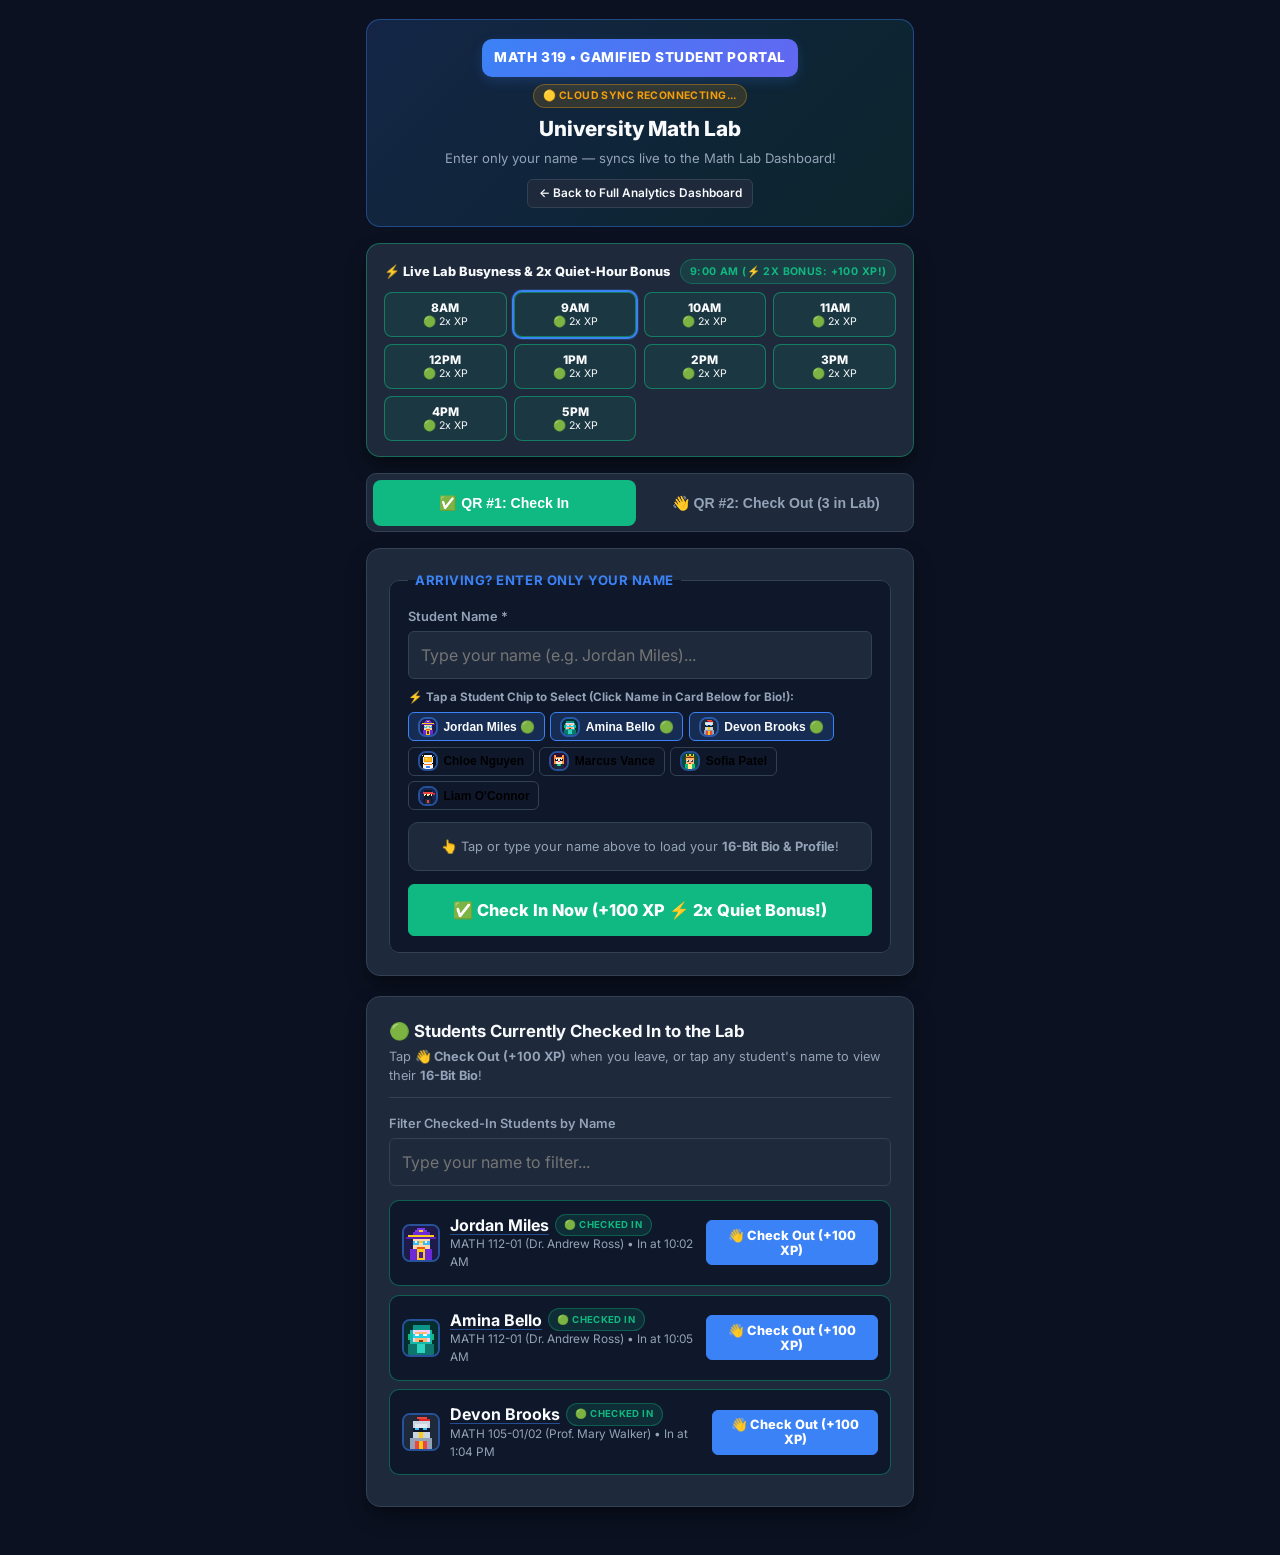
<file: checkin.html>
<!DOCTYPE html>
<html lang="en">
<head>
  <meta charset="UTF-8" />
  <meta name="viewport" content="width=device-width, initial-scale=1.0" />
  <title>Math Lab Student Check-In &amp; Check-Out — MATH 319</title>
  <link rel="preconnect" href="https://fonts.googleapis.com">
  <link rel="preconnect" href="https://fonts.gstatic.com" crossorigin>
  <link href="https://fonts.googleapis.com/css2?family=Inter:wght@400;500;600;700;800&family=JetBrains+Mono:wght@500;600;700&display=swap" rel="stylesheet">
  <link rel="stylesheet" href="styles.css" />
  <style>
    .mobile-shell {
      max-width: 580px;
      margin: 1.2rem auto 3rem;
      padding: 0 1rem;
    }
    .mobile-header-card {
      background: linear-gradient(135deg, rgba(59, 130, 246, 0.18), rgba(16, 185, 129, 0.12));
      border: 1px solid rgba(59, 130, 246, 0.4);
      border-radius: var(--radius-lg);
      padding: 1.15rem;
      margin-bottom: 1rem;
      text-align: center;
    }
    .mobile-header-card h1 {
      font-size: 1.3rem;
      font-weight: 800;
      margin: 0.35rem 0 0.25rem;
    }
    .mobile-header-card p {
      font-size: 0.82rem;
      color: var(--text-secondary);
      margin: 0;
    }
    .mode-switch-bar {
      display: grid;
      grid-template-columns: 1fr 1fr;
      gap: 0.5rem;
      margin-bottom: 1rem;
      background: var(--bg-card);
      padding: 0.35rem;
      border-radius: var(--radius-md);
      border: 1px solid var(--border-color);
    }
    .mode-btn {
      min-height: 46px;
      border-radius: 8px;
      border: 1px solid transparent;
      background: transparent;
      color: var(--text-secondary);
      font-weight: 700;
      font-size: 0.88rem;
      cursor: pointer;
      transition: all 0.15s ease;
    }
    .mode-btn.active-in {
      background: var(--accent-emerald);
      color: #fff;
    }
    .mode-btn.active-out {
      background: var(--accent-primary);
      color: #fff;
    }
    .xp-bar-track {
      width: 100%;
      height: 8px;
      background: rgba(148, 163, 184, 0.2);
      border-radius: 99px;
      overflow: hidden;
      margin-top: 0.35rem;
    }
    .xp-bar-fill {
      height: 100%;
      background: linear-gradient(90deg, #10b981, #3b82f6);
      border-radius: 99px;
      transition: width 0.25s ease;
    }
    .checked-in-success-banner {
      background: rgba(16, 185, 129, 0.14);
      border: 2px solid var(--accent-emerald);
      border-radius: var(--radius-md);
      padding: 1rem 1.1rem;
      margin-bottom: 1rem;
      display: none;
    }
    .checked-in-success-banner.visible {
      display: block;
    }
  </style>
</head>
<body>
  <main class="mobile-shell">
    <div class="mobile-header-card">
      <div style="display:flex;align-items:center;justify-content:center;gap:0.45rem;flex-wrap:wrap;">
        <span class="brand-badge" id="m-mode-badge">MATH 319 &bull; GAMIFIED STUDENT PORTAL</span>
        <span class="badge badge-emerald" id="m-live-sync-indicator" style="font-size:0.65rem;">🟢 Live Cloud Sync Active</span>
      </div>
      <h1 id="m-page-title">University Math Lab</h1>
      <p id="m-page-subtitle">Enter only your name — syncs live to the Math Lab Dashboard!</p>
      <div style="margin-top:0.65rem;">
        <a href="index.html" class="btn" style="text-decoration:none;font-size:0.74rem;padding:0.28rem 0.65rem;">
          &larr; Back to Full Analytics Dashboard
        </a>
      </div>
    </div>

    <!-- LIVE CHECKED-IN CONFIRMATION BANNER ON MOBILE -->
    <div id="m-checked-in-banner" class="checked-in-success-banner" role="status" aria-live="polite"></div>

    <!-- IDEA #1: 2x DOUBLE XP QUIET-HOUR FORECAST BAR -->
    <div class="card" style="padding:0.95rem 1.05rem;margin-bottom:1rem;border-color:rgba(16,185,129,0.45);">
      <div style="display:flex;align-items:center;justify-content:space-between;flex-wrap:wrap;gap:0.4rem;margin-bottom:0.5rem;">
        <div style="font-size:0.8rem;font-weight:800;color:var(--text-primary);">
          ⚡ Live Lab Busyness &amp; 2x Quiet-Hour Bonus
        </div>
        <span class="badge badge-emerald" id="m-active-hr-badge" style="font-size:0.66rem;">9:00 AM (+100 XP 2x!)</span>
      </div>
      <div class="busyness-bar-grid" id="m-busyness-grid" style="grid-template-columns:repeat(4,1fr);"></div>
    </div>

    <!-- Mode Switcher (Auto-selected based on QR #1 ?mode=in or QR #2 ?mode=out) -->
    <div class="mode-switch-bar" role="tablist">
      <button type="button" class="mode-btn active-in" id="btn-mode-in">
        ✅ QR #1: Check In
      </button>
      <button type="button" class="mode-btn" id="btn-mode-out">
        👋 QR #2: Check Out (<span id="m-active-count-pill">3</span> in Lab)
      </button>
    </div>

    <!-- SCREEN 1: 1-STEP NAME-ONLY CHECK-IN CARD (QR Code #1 ?mode=in) -->
    <div class="card" id="card-mode-in">
      <form id="mobile-checkin-form" action="checkin.html" method="POST" novalidate>
        <fieldset class="kiosk-fieldset">
          <legend>Arriving? Enter Only Your Name</legend>

          <div class="kiosk-form-group" style="margin-block-end:0.65rem;">
            <label for="m-student-name">Student Name *</label>
            <input
              type="text"
              id="m-student-name"
              name="student_name"
              list="m-profile-datalist"
              class="kiosk-input"
              placeholder="Type your name (e.g. Jordan Miles)..."
              required
              autocomplete="name"
              enterkeyhint="done"
              aria-describedby="m-name-error"
            />
            <datalist id="m-profile-datalist"></datalist>
            <div id="m-name-error" class="error-msg" aria-live="polite">
              <span aria-hidden="true">❌</span> Please enter your student name.
            </div>
          </div>

          <div style="margin-bottom:0.75rem;">
            <div style="font-size:0.73rem;font-weight:700;color:var(--text-secondary);margin-bottom:0.35rem;">
              ⚡ Tap a Student Chip to Select (Click Name in Card Below for Bio!):
            </div>
            <div id="m-quick-profile-chips" style="display:flex;flex-wrap:wrap;gap:0.35rem;"></div>
          </div>

          <!-- Gamified Student Profile Preview Card -->
          <div id="m-profile-preview" style="margin-bottom:0.85rem;padding:0.85rem;border-radius:10px;background:var(--bg-card);border:1px solid var(--border-color);"></div>

          <button type="submit" id="m-submit-checkin-btn" class="btn btn-emerald" style="width:100%;justify-content:center;min-height:52px;font-size:1.02rem;font-weight:800;">
            ✅ Check In Now (+100 XP ⚡ 2x Quiet Bonus!)
          </button>
        </fieldset>
      </form>
    </div>

    <!-- ALWAYS-VISIBLE LIVE BOARD OF STUDENTS CURRENTLY CHECKED IN -->
    <div class="card" id="card-mode-out">
      <div class="card-header">
        <div class="card-title-group">
          <h2>🟢 Students Currently Checked In to the Lab</h2>
          <p>Tap <strong>👋 Check Out (+100 XP)</strong> when you leave, or tap any student's name to view their <strong>16-Bit Bio</strong>!</p>
        </div>
      </div>
      <div class="kiosk-form-group" style="margin-bottom:0.85rem;">
        <label for="m-checkout-search">Filter Checked-In Students by Name</label>
        <input type="text" id="m-checkout-search" name="checkout_search" class="kiosk-input" placeholder="Type your name to filter..." autocomplete="name" />
      </div>
      <div id="m-active-list"></div>
    </div>
  </main>

  <!-- ON-SCREEN STUDENT BIO POP-UP MODAL (<dialog closedby="any">) -->
  <dialog id="m-bio-dialog" class="bio-modal" closedby="any" aria-labelledby="m-bio-dialog-title">
    <div class="bio-modal-inner">
      <div style="display:flex;align-items:flex-start;justify-content:space-between;gap:1rem;margin-bottom:1rem;padding-bottom:0.85rem;border-bottom:1px solid var(--border-color);">
        <div style="display:flex;align-items:center;gap:0.9rem;">
          <div id="m-bio-avatar-preview"></div>
          <div>
            <span class="badge badge-blue" id="m-bio-level-badge">Level 1</span>
            <h2 id="m-bio-dialog-title" style="font-size:1.25rem;font-weight:800;margin:0.25rem 0 0.1rem;">Student Bio</h2>
            <div id="m-bio-subtitle" style="font-size:0.78rem;color:var(--text-secondary);"></div>
          </div>
        </div>
        <form method="dialog">
          <button type="submit" class="btn" value="close" style="padding:0.28rem 0.6rem;">✕ Close</button>
        </form>
      </div>

      <form id="m-bio-form" action="checkin.html" method="POST">
        <input type="hidden" id="m-bio-idx" value="-1" />
        <div style="margin-bottom:0.9rem;">
          <div style="display:flex;align-items:center;justify-content:space-between;flex-wrap:wrap;gap:0.4rem;">
            <label style="font-size:0.78rem;font-weight:700;color:var(--text-secondary);">🕹️ 16-Bit Cartoon Avatar:</label>
            <label class="btn" style="cursor:pointer;font-size:0.72rem;padding:0.2rem 0.55rem;">
              📷 Upload Image
              <input type="file" id="m-bio-custom-file" accept="image/*" style="display:none;" />
            </label>
          </div>
          <div class="avatar-picker-grid" id="m-bio-avatar-grid"></div>
        </div>

        <div style="display:grid;grid-template-columns:1fr 1fr;gap:0.65rem;margin-bottom:0.65rem;">
          <div>
            <label for="m-bio-first" style="display:block;font-size:0.76rem;font-weight:700;color:var(--text-secondary);margin-bottom:0.2rem;">First Name *</label>
            <input type="text" id="m-bio-first" class="text-input" required style="width:100%;font-weight:700;" />
          </div>
          <div>
            <label for="m-bio-last" style="display:block;font-size:0.76rem;font-weight:700;color:var(--text-secondary);margin-bottom:0.2rem;">Last Name *</label>
            <input type="text" id="m-bio-last" class="text-input" required style="width:100%;font-weight:700;" />
          </div>
        </div>

        <div style="margin-bottom:0.65rem;">
          <label for="m-bio-major" style="display:block;font-size:0.76rem;font-weight:700;color:var(--text-secondary);margin-bottom:0.2rem;">Major</label>
          <input type="text" id="m-bio-major" class="text-input" style="width:100%;" />
        </div>

        <div style="margin-bottom:0.9rem;">
          <label for="m-bio-hobbies" style="display:block;font-size:0.76rem;font-weight:700;color:var(--text-secondary);margin-bottom:0.2rem;">Hobbies</label>
          <textarea id="m-bio-hobbies" class="text-input" rows="2" style="width:100%;"></textarea>
        </div>

        <div style="display:flex;align-items:center;justify-content:space-between;gap:0.5rem;padding-top:0.75rem;border-top:1px solid var(--border-color);">
          <button type="button" id="m-bio-delete-btn" class="btn" style="color:var(--accent-rose);border-color:rgba(244,63,94,0.4);">
            🗑️ Delete Profile Permanently
          </button>
          <button type="submit" class="btn btn-emerald" style="font-weight:800;">
            💾 Save Bio
          </button>
        </div>
      </form>
    </div>
  </dialog>

  <div id="toast" class="toast-notification">Checked in!</div>

  <script src="data.js"></script>
  <script>
    (function () {
      const STORAGE_KEY = "MATH319_LAB_DASHBOARD_STATE_V2_ERLANG";
      const LAST_STUDENT_KEY = "MATH319_REMEMBERED_STUDENT_NAME";
      // Real-time Cross-Device Sync Channel (Phone <-> Laptop Dashboard)
      const SYNC_TOPIC = "emu_math319_lab_yusuf_2026_v2";
      const SYNC_URL = "https://ntfy.sh/" + SYNC_TOPIC;
      const DEVICE_ID = "mob-" + Math.random().toString(36).slice(2, 9);
      let seenEventIds = new Set();
      let broadcastChannel = null;
      try {
        if (typeof BroadcastChannel === "function") {
          broadcastChannel = new BroadcastChannel("emu_math319_sync");
        }
      } catch (e) {}

      let selectedHour = "09:00";
      let editAvatarId = "pixel-wizard";
      let editCustomUrl = null;

      function broadcastCloudSync(actionType, payload) {
        const msgBody = {
          sender: DEVICE_ID,
          ts: Date.now(),
          action: actionType,
          payload: payload
        };
        if (broadcastChannel) {
          try { broadcastChannel.postMessage(msgBody); } catch (e) {}
        }
        try {
          fetch(SYNC_URL, {
            method: "POST",
            headers: {
              "Title": "EMU Math Lab Mobile Event",
              "Priority": "high"
            },
            body: JSON.stringify(msgBody)
          }).catch(() => {});
        } catch (e) {}
      }

      function getLevelInfo(xp) {
        const val = Number(xp) || 0;
        if (val >= 800) return { level: 4, title: "👑 Math Lab Legend", nextXp: 1200, pct: Math.min(100, Math.round(((val - 800) / 400) * 100)) };
        if (val >= 450) return { level: 3, title: "⚡ Theorem Master", nextXp: 800, pct: Math.round(((val - 450) / 350) * 100) };
        if (val >= 200) return { level: 2, title: "📐 Problem Solver", nextXp: 450, pct: Math.round(((val - 200) / 250) * 100) };
        return { level: 1, title: "🌱 Lab Rookie", nextXp: 200, pct: Math.round((val / 200) * 100) };
      }

      function loadState() {
        const def = window.MATH_LAB_DEFAULT_DATA;
        try {
          let raw = localStorage.getItem(STORAGE_KEY);
          if (!raw) {
            raw = localStorage.getItem("MATH319_LAB_DASHBOARD_STATE_V1");
          }
          if (raw) {
            const parsed = JSON.parse(raw);
            if (parsed && parsed.tutors && parsed.hourlyArrivals) {
              if (!Array.isArray(parsed.attendanceLog)) parsed.attendanceLog = JSON.parse(JSON.stringify(def.attendanceLog || []));
              if (!Array.isArray(parsed.studentProfiles)) parsed.studentProfiles = JSON.parse(JSON.stringify(def.studentProfiles || []));
              parsed.studentProfiles.forEach((p) => {
                const dp = (def.studentProfiles || []).find(x => x.name.toLowerCase() === (p.name || "").toLowerCase());
                const parts = (p.name || "Student").split(/\s+/);
                if (!p.firstName) p.firstName = (dp && dp.firstName) || parts[0];
                if (!p.lastName) p.lastName = (dp && dp.lastName) || parts.slice(1).join(" ");
                p.name = `${p.firstName} ${p.lastName}`.trim();
                if (!p.major) p.major = (dp && dp.major) || "Mathematics / STEM";
                if (!p.hobbies) p.hobbies = (dp && dp.hobbies) || "Retro gaming, campus clubs";
                if (!p.avatarId) p.avatarId = (dp && dp.avatarId) || "pixel-wizard";
              });
              return parsed;
            }
          }
        } catch (e) {}
        return JSON.parse(JSON.stringify(def));
      }

      function saveState(state, msg) {
        try {
          localStorage.setItem(STORAGE_KEY, JSON.stringify(state));
        } catch (e) {}
        if (msg) {
          const t = document.getElementById("toast");
          t.textContent = msg;
          t.classList.add("show");
          clearTimeout(t._timer);
          t._timer = setTimeout(() => t.classList.remove("show"), 3200);
        }
      }

      let state = loadState();
      const nameInput = document.getElementById("m-student-name");
      const form = document.getElementById("mobile-checkin-form");
      const searchOutInput = document.getElementById("m-checkout-search");

      function isQuietHour(hr) {
        const slot = (state.hourlyArrivals && state.hourlyArrivals.Monday && state.hourlyArrivals.Monday[hr]) || {};
        const total = (Number(slot.alg) || 0) + (Number(slot.trig) || 0) + (Number(slot.pre) || 0) + (Number(slot.calc) || 0) + (Number(slot.stats) || 0);
        return total <= 10;
      }

      function renderCheckedInBanner(rec, prof) {
        const banner = document.getElementById("m-checked-in-banner");
        if (!banner || !rec) return;
        const lvl = getLevelInfo(prof ? prof.xp : 150);
        banner.classList.add("visible");
        banner.innerHTML = `
          <div style="display:flex;align-items:center;justify-content:space-between;gap:0.75rem;flex-wrap:wrap;">
            <div style="display:flex;align-items:center;gap:0.7rem;">
              ${window.renderStudentAvatar(prof || "pixel-wizard", 48)}
              <div>
                <div style="font-size:0.72rem;font-weight:800;color:var(--accent-emerald);text-transform:uppercase;letter-spacing:0.04em;">
                  ✅ YOU ARE CHECKED IN! (Synced to Lab Dashboard)
                </div>
                <div style="font-size:1.05rem;font-weight:800;color:var(--text-primary);margin-top:0.1rem;">
                  ${rec.studentName} &bull; <span style="color:var(--accent-amber);">🔥 ${prof ? prof.streak : 1} Streak</span>
                </div>
                <div style="font-size:0.77rem;color:var(--text-secondary);">
                  ${rec.courseCode} (${rec.lecturer}) &bull; Checked in at ${rec.checkInTime} &bull; +${rec.xpEarned} XP earned!
                </div>
              </div>
            </div>
            <button type="button" class="btn btn-primary" id="m-banner-checkout-now" data-id="${rec.id}" style="min-height:44px;font-weight:800;">
              👋 Tap to Check Out (+100 XP)
            </button>
          </div>
        `;
        const outBtn = document.getElementById("m-banner-checkout-now");
        if (outBtn) {
          outBtn.addEventListener("click", () => {
            performCheckoutById(rec.id);
            banner.classList.remove("visible");
          });
        }
      }

      function renderBusynessBar() {
        const grid = document.getElementById("m-busyness-grid");
        const badge = document.getElementById("m-active-hr-badge");
        const submitBtn = document.getElementById("m-submit-checkin-btn");
        const quietNow = isQuietHour(selectedHour);
        const hrObj = state.meta.operatingHours.find(h => h.id === selectedHour) || { label: selectedHour };

        if (badge) {
          badge.className = quietNow ? "badge badge-emerald" : "badge badge-blue";
          badge.textContent = quietNow ? `${hrObj.label} (⚡ 2x Bonus: +100 XP!)` : `${hrObj.label} (+50 XP)`;
        }
        if (submitBtn) {
          submitBtn.textContent = quietNow
            ? `✅ Check In Now (+100 XP ⚡ 2x Quiet Bonus!)`
            : `✅ Check In Now (+50 XP & 🔥 Streak)`;
        }
        if (grid) {
          grid.innerHTML = state.meta.operatingHours.map(h => {
            const slot = (state.hourlyArrivals.Monday && state.hourlyArrivals.Monday[h.id]) || {};
            const tot = (Number(slot.alg) || 0) + (Number(slot.trig) || 0) + (Number(slot.pre) || 0) + (Number(slot.calc) || 0) + (Number(slot.stats) || 0);
            const q = tot <= 10;
            return `
              <button type="button" class="busyness-slot ${q ? 'quiet-bonus' : ''} ${h.id === selectedHour ? 'selected-hour' : ''}" data-hr="${h.id}">
                <div style="font-weight:800;font-size:0.74rem;">${h.short.toUpperCase()}</div>
                <div style="font-size:0.66rem;">${q ? '🟢 2x XP' : '🔴 Rush'}</div>
              </button>
            `;
          }).join("");
          grid.querySelectorAll(".busyness-slot").forEach(b => {
            b.addEventListener("click", e => {
              selectedHour = e.currentTarget.getAttribute("data-hr");
              renderBusynessBar();
              renderProfilePreview(nameInput.value);
            });
          });
        }
      }

      function findOrCreateProfile(rawName, saveIfNew) {
        const clean = (rawName || "").trim();
        if (!clean) return null;
        const existing = (state.studentProfiles || []).find(p => p.name.toLowerCase() === clean.toLowerCase());
        if (existing) return existing;
        const parts = clean.split(/\s+/);
        const firstClass = (state.classSchedule && state.classSchedule[0]) || { code: "MATH 112-01", subject: "trig", lecturers: ["Dr. Andrew Ross"] };
        const newProf = {
          name: clean,
          firstName: parts[0] || "Student",
          lastName: parts.slice(1).join(" ") || "",
          major: "Mathematics / STEM",
          hobbies: "Study groups, 16-bit retro games",
          avatarId: "pixel-wizard",
          courseCode: firstClass.code || "MATH 112-01",
          subject: firstClass.subject || "trig",
          lecturer: Array.isArray(firstClass.lecturers) ? firstClass.lecturers.join(", ") : "Dr. Andrew Ross",
          xp: 100,
          streak: 1,
          visits: 1,
          totalMinutes: 20,
          badges: ["🌱 New Explorer"]
        };
        if (saveIfNew) state.studentProfiles.unshift(newProf);
        return newProf;
      }

      // Bio Modal logic
      const bioDialog = document.getElementById("m-bio-dialog");
      if (bioDialog && !("closedBy" in HTMLDialogElement.prototype)) {
        bioDialog.addEventListener("click", (event) => {
          if (event.target !== bioDialog) return;
          const rect = bioDialog.getBoundingClientRect();
          const inside = rect.top <= event.clientY && event.clientY <= rect.top + rect.height && rect.left <= event.clientX && event.clientX <= rect.left + rect.width;
          if (!inside) bioDialog.close();
        });
      }

      function openBioModal(nameStr) {
        state = loadState();
        const clean = (nameStr || "").trim().toLowerCase();
        let idx = (state.studentProfiles || []).findIndex(p => p.name.toLowerCase() === clean);
        if (idx === -1 && clean) {
          findOrCreateProfile(nameStr, true);
          idx = 0;
        }
        const prof = state.studentProfiles[idx];
        if (!prof || !bioDialog) return;

        document.getElementById("m-bio-idx").value = String(idx);
        document.getElementById("m-bio-first").value = prof.firstName || "";
        document.getElementById("m-bio-last").value = prof.lastName || "";
        document.getElementById("m-bio-major").value = prof.major || "";
        document.getElementById("m-bio-hobbies").value = prof.hobbies || "";
        editAvatarId = prof.avatarId || "pixel-wizard";
        editCustomUrl = prof.customAvatarDataUrl || null;

        const lvl = getLevelInfo(prof.xp);
        document.getElementById("m-bio-level-badge").textContent = `${lvl.title} (${prof.xp} XP)`;
        document.getElementById("m-bio-dialog-title").textContent = prof.name;
        document.getElementById("m-bio-subtitle").textContent = `${prof.courseCode} • ${prof.lecturer} • 🔥 ${prof.streak} Streak`;

        function refreshAvatars() {
          document.getElementById("m-bio-avatar-preview").innerHTML = window.renderStudentAvatar({
            name: prof.name,
            avatarId: editAvatarId,
            customAvatarDataUrl: editCustomUrl
          }, 64);
          const grid = document.getElementById("m-bio-avatar-grid");
          grid.innerHTML = (window.PIXEL_AVATARS_16BIT || []).map(av => `
            <button type="button" class="avatar-option-btn ${!editCustomUrl && av.id === editAvatarId ? 'selected' : ''}" data-id="${av.id}">
              ${window.renderStudentAvatar(av.id, 38)}
              <span>${av.label}</span>
            </button>
          `).join("");
          grid.querySelectorAll(".avatar-option-btn").forEach(b => {
            b.addEventListener("click", e => {
              editAvatarId = e.currentTarget.getAttribute("data-id");
              editCustomUrl = null;
              refreshAvatars();
            });
          });
        }
        refreshAvatars();
        bioDialog._refresh = refreshAvatars;
        bioDialog.showModal();
      }

      document.getElementById("m-bio-custom-file").addEventListener("change", e => {
        const f = e.target.files && e.target.files[0];
        if (!f) return;
        const r = new FileReader();
        r.onload = ev => {
          editCustomUrl = ev.target.result;
          if (bioDialog._refresh) bioDialog._refresh();
        };
        r.readAsDataURL(f);
      });

      document.getElementById("m-bio-form").addEventListener("submit", e => {
        e.preventDefault();
        const idx = Number(document.getElementById("m-bio-idx").value);
        const prof = state.studentProfiles[idx];
        if (!prof) return;
        const fName = (document.getElementById("m-bio-first").value || "").trim() || "Student";
        const lName = (document.getElementById("m-bio-last").value || "").trim();
        prof.firstName = fName;
        prof.lastName = lName;
        prof.name = `${fName} ${lName}`.trim();
        prof.major = (document.getElementById("m-bio-major").value || "").trim();
        prof.hobbies = (document.getElementById("m-bio-hobbies").value || "").trim();
        prof.avatarId = editAvatarId;
        if (editCustomUrl) prof.customAvatarDataUrl = editCustomUrl;
        else delete prof.customAvatarDataUrl;

        nameInput.value = prof.name;
        bioDialog.close();
        saveState(state, `💾 Saved Bio for ${prof.name}!`);
        broadcastCloudSync("bio_update", { profile: prof });
        renderProfileSupport();
        renderActiveList();
      });

      document.getElementById("m-bio-delete-btn").addEventListener("click", () => {
        const idx = Number(document.getElementById("m-bio-idx").value);
        if (idx >= 0 && state.studentProfiles[idx]) {
          const removed = state.studentProfiles.splice(idx, 1)[0];
          const targetLower = removed.name.toLowerCase();
          state.attendanceLog = (state.attendanceLog || []).filter(r => (r.studentName || "").toLowerCase() !== targetLower);
          if (nameInput.value.trim().toLowerCase() === targetLower) nameInput.value = "";
          bioDialog.close();
          saveState(state, `🗑️ Permanently deleted profile: ${removed.name}`);
          broadcastCloudSync("delete_profile", { name: removed.name });
          renderProfileSupport();
          renderActiveList();
        }
      });

      function renderProfilePreview(nameVal) {
        const previewEl = document.getElementById("m-profile-preview");
        if (!previewEl) return;
        const clean = (nameVal || "").trim();
        if (!clean) {
          previewEl.innerHTML = `<div style="font-size:0.8rem;color:var(--text-secondary);text-align:center;">👆 Tap or type your name above to load your <strong>16-Bit Bio &amp; Profile</strong>!</div>`;
          return;
        }
        const prof = findOrCreateProfile(clean, false);
        const lvl = getLevelInfo(prof.xp);
        const xpGain = isQuietHour(selectedHour) ? 100 : 50;
        const isAlreadyActive = (state.attendanceLog || []).some(r => r.status === "active" && (r.studentName || "").toLowerCase() === prof.name.toLowerCase());

        previewEl.innerHTML = `
          <div style="display:flex;align-items:center;justify-content:space-between;gap:0.6rem;flex-wrap:wrap;">
            <div style="display:flex;align-items:center;gap:0.65rem;">
              ${window.renderStudentAvatar(prof, 48)}
              <div>
                <button type="button" class="student-bio-trigger" id="m-preview-open-bio" style="font-size:0.96rem;">
                  <span>${prof.name}</span>
                  <span class="badge badge-blue" style="font-size:0.62rem;">🪪 View Bio</span>
                </button>
                ${isAlreadyActive ? '<span class="badge badge-emerald" style="font-size:0.62rem;margin-left:0.25rem;">🟢 Currently Checked In</span>' : ''}
                <div style="font-size:0.75rem;color:var(--text-secondary);margin-top:0.12rem;">
                  🎓 <strong>${prof.major}</strong> &bull; <em>${prof.hobbies}</em>
                </div>
                <div style="font-size:0.74rem;color:var(--text-secondary);margin-top:0.1rem;">
                  📚 <strong>${prof.courseCode}</strong> (${prof.lecturer})
                </div>
              </div>
            </div>
            <div style="text-align:right;">
              <div style="font-weight:800;font-size:0.8rem;color:var(--accent-primary);">${lvl.title}</div>
              <div style="font-size:0.73rem;color:var(--accent-amber);font-weight:700;">🔥 ${prof.streak} Streak &bull; ${prof.xp} XP</div>
              <div style="font-size:0.7rem;color:var(--accent-emerald);font-weight:800;">Scan: +${xpGain} XP</div>
            </div>
          </div>
          <div class="xp-bar-track"><div class="xp-bar-fill" style="width:${lvl.pct}%;"></div></div>
        `;
        const trig = document.getElementById("m-preview-open-bio");
        if (trig) trig.addEventListener("click", () => openBioModal(prof.name));
      }

      function renderProfileSupport() {
        state = loadState();
        renderBusynessBar();
        const dl = document.getElementById("m-profile-datalist");
        if (dl) {
          dl.innerHTML = (state.studentProfiles || []).map(p => `<option value="${p.name}">${p.major} • ${p.courseCode}</option>`).join("");
        }
        const chipsWrap = document.getElementById("m-quick-profile-chips");
        if (chipsWrap) {
          chipsWrap.innerHTML = (state.studentProfiles || []).map(p => {
            const isAct = (state.attendanceLog || []).some(r => r.status === "active" && (r.studentName || "").toLowerCase() === p.name.toLowerCase());
            return `
              <button type="button" class="tutor-chip m-chip-select-student ${isAct ? 'assigned' : ''}" data-name="${p.name.replace(/"/g, '&quot;')}" style="font-size:0.75rem;padding:0.22rem 0.55rem;display:inline-flex;align-items:center;gap:0.35rem;">
                ${window.renderStudentAvatar(p, 20)}
                <span>${p.name} ${isAct ? '🟢' : ''}</span>
              </button>
            `;
          }).join("");

          chipsWrap.querySelectorAll(".m-chip-select-student").forEach(btn => {
            btn.addEventListener("click", e => {
              const chosen = e.currentTarget.getAttribute("data-name");
              nameInput.value = chosen;
              nameInput.removeAttribute("aria-invalid");
              renderProfilePreview(chosen);
            });
          });
        }
        renderProfilePreview(nameInput.value);
      }

      nameInput.addEventListener("input", () => {
        if (nameInput.value.trim()) nameInput.removeAttribute("aria-invalid");
        renderProfilePreview(nameInput.value);
      });

      function performCheckoutById(id) {
        state = loadState();
        const rec = state.attendanceLog.find(x => x.id === id);
        if (rec) {
          const mins = rec.durationMinutes || 20;
          rec.status = "completed";
          rec.durationMinutes = mins;
          rec.checkOutTime = new Date().toLocaleTimeString([], { hour: "2-digit", minute: "2-digit" });
          rec.xpEarned = (rec.xpEarned || 50) + 100;
          const prof = findOrCreateProfile(rec.studentName, true);
          if (prof) {
            prof.xp = (Number(prof.xp) || 0) + 100;
            prof.totalMinutes = (Number(prof.totalMinutes) || 0) + mins;
          }
          saveState(state, `🎉 Checked out ${rec.studentName}! +100 XP earned!`);
          broadcastCloudSync("checkout", { recordId: rec.id, studentName: rec.studentName, checkOutTime: rec.checkOutTime, durationMinutes: mins });
          renderProfileSupport();
          renderActiveList();
        }
      }

      function renderActiveList() {
        state = loadState();
        const allActive = (state.attendanceLog || []).filter(r => r.status === "active");
        const countPill = document.getElementById("m-active-count-pill");
        if (countPill) countPill.textContent = String(allActive.length);

        const query = (searchOutInput ? searchOutInput.value : "").trim().toLowerCase();
        const active = allActive.filter(r => {
          if (!query) return true;
          return (r.studentName || "").toLowerCase().includes(query) || (r.courseCode || "").toLowerCase().includes(query);
        });
        const wrap = document.getElementById("m-active-list");
        if (active.length === 0) {
          wrap.innerHTML = `<div style="padding:1rem;text-align:center;color:var(--text-secondary);font-size:0.85rem;">No active check-ins found. Check in above!</div>`;
          return;
        }
        wrap.innerHTML = active.map(r => {
          const prof = findOrCreateProfile(r.studentName, false);
          return `
            <div style="display:flex;align-items:center;justify-content:space-between;gap:0.75rem;padding:0.8rem;border:1px solid rgba(16,185,129,0.45);border-radius:10px;margin-bottom:0.55rem;background:var(--bg-subtle);">
              <div style="display:flex;align-items:center;gap:0.6rem;">
                ${window.renderStudentAvatar(prof, 38)}
                <div>
                  <div style="display:flex;align-items:center;gap:0.35rem;flex-wrap:wrap;">
                    <button type="button" class="student-bio-trigger m-active-bio-btn" data-name="${r.studentName.replace(/"/g, '&quot;')}">
                      <span>${r.studentName}</span>
                    </button>
                    <span class="badge badge-emerald" style="font-size:0.6rem;">🟢 Checked In</span>
                  </div>
                  <div style="font-size:0.74rem;color:var(--text-secondary);">${r.courseCode} (${r.lecturer}) &bull; In at ${r.checkInTime}</div>
                </div>
              </div>
              <button type="button" class="btn btn-primary m-btn-checkout" data-id="${r.id}" style="min-height:44px;padding:0.4rem 0.8rem;font-weight:800;">
                👋 Check Out (+100 XP)
              </button>
            </div>
          `;
        }).join("");

        wrap.querySelectorAll(".m-active-bio-btn").forEach(b => {
          b.addEventListener("click", e => openBioModal(e.currentTarget.getAttribute("data-name")));
        });

        wrap.querySelectorAll(".m-btn-checkout").forEach(btn => {
          btn.addEventListener("click", e => {
            const id = e.currentTarget.getAttribute("data-id");
            performCheckoutById(id);
          });
        });
      }

      if (searchOutInput) searchOutInput.addEventListener("input", renderActiveList);

      const btnModeIn = document.getElementById("btn-mode-in");
      const btnModeOut = document.getElementById("btn-mode-out");
      const cardIn = document.getElementById("card-mode-in");
      const cardOut = document.getElementById("card-mode-out");

      function setMode(mode) {
        if (mode === "out") {
          cardIn.style.display = "none";
          cardOut.style.display = "block";
          btnModeIn.className = "mode-btn";
          btnModeOut.className = "mode-btn active-out";
          renderActiveList();
        } else {
          cardIn.style.display = "block";
          cardOut.style.display = "block"; // Always show active checked-in students below the check-in form too!
          btnModeIn.className = "mode-btn active-in";
          btnModeOut.className = "mode-btn";
          renderProfileSupport();
          renderActiveList();
        }
      }
      btnModeIn.addEventListener("click", () => setMode("in"));
      btnModeOut.addEventListener("click", () => setMode("out"));

      form.addEventListener("submit", e => {
        e.preventDefault();
        const rawName = (nameInput.value || "").trim();
        if (!rawName) {
          nameInput.setAttribute("aria-invalid", "true");
          nameInput.focus();
          return;
        }
        state = loadState();
        const prof = findOrCreateProfile(rawName, true);
        const quietBonus = isQuietHour(selectedHour);
        const xpGain = quietBonus ? 100 : 50;
        prof.xp = (Number(prof.xp) || 0) + xpGain;
        prof.streak = (Number(prof.streak) || 0) + 1;
        prof.visits = (Number(prof.visits) || 0) + 1;
        if (quietBonus && !(prof.badges || []).includes("⚡ 2x Quiet-Hour Strategist")) {
          prof.badges.push("⚡ 2x Quiet-Hour Strategist");
        }

        const day = "Monday";
        const hr = selectedHour || "09:00";
        const sub = prof.subject || "trig";
        const nowStr = new Date().toLocaleTimeString([], { hour: "2-digit", minute: "2-digit" });

        const newRec = {
          id: "chk-" + Date.now(),
          studentName: prof.name,
          courseCode: prof.courseCode,
          lecturer: prof.lecturer,
          subject: sub,
          day: day,
          hourBlock: hr,
          checkInTime: nowStr,
          checkOutTime: null,
          durationMinutes: 20,
          xpEarned: xpGain,
          status: "active"
        };

        state.attendanceLog.unshift(newRec);
        if (state.hourlyArrivals[day] && state.hourlyArrivals[day][hr]) {
          state.hourlyArrivals[day][hr][sub] = (Number(state.hourlyArrivals[day][hr][sub]) || 0) + 1;
        }
        try {
          localStorage.setItem(LAST_STUDENT_KEY, prof.name);
        } catch (err) {}

        saveState(state, `🎉 Checked in ${prof.name}! +${xpGain} XP ${quietBonus ? "(⚡ 2x Quiet Bonus!)" : ""}!`);
        broadcastCloudSync("checkin", { record: newRec, profile: prof });
        renderCheckedInBanner(newRec, prof);
        renderProfileSupport();
        renderActiveList();
      });

      // Live Cloud Sync Indicator helper
      function updateSyncStatus(connected) {
        const badge = document.getElementById("m-live-sync-indicator");
        if (!badge) return;
        if (connected) {
          badge.className = "badge badge-emerald";
          badge.textContent = "🟢 Live Cloud Sync: Connected (Real-Time)";
        } else {
          badge.className = "badge badge-amber";
          badge.textContent = "🟡 Cloud Sync Reconnecting...";
        }
      }

      function handleRemoteData(data) {
        if (!data || data.sender === DEVICE_ID) return;
        state = loadState();
        if (data.action === "checkin" && data.payload && data.payload.record) {
          const rec = data.payload.record;
          if (!state.attendanceLog.some(r => r.id === rec.id)) {
            state.attendanceLog.unshift(rec);
            const p = data.payload.profile;
            if (p) {
              const existing = state.studentProfiles.find(x => x.name.toLowerCase() === p.name.toLowerCase());
              if (existing) Object.assign(existing, p);
              else state.studentProfiles.unshift(p);
            }
            saveState(state);
            renderProfileSupport();
            renderActiveList();
          }
        } else if (data.action === "checkout" && data.payload) {
          const rec = state.attendanceLog.find(r => r.id === data.payload.recordId || (r.status === "active" && (r.studentName || "").toLowerCase() === (data.payload.studentName || "").toLowerCase()));
          if (rec && rec.status === "active") {
            rec.status = "completed";
            rec.checkOutTime = data.payload.checkOutTime || "Done";
            rec.durationMinutes = data.payload.durationMinutes || 20;
            saveState(state);
            renderProfileSupport();
            renderActiveList();
          }
        } else if (data.action === "bio_update" && data.payload && data.payload.profile) {
          const p = data.payload.profile;
          const existing = state.studentProfiles.find(x => x.name.toLowerCase() === p.name.toLowerCase());
          if (existing) Object.assign(existing, p);
          else state.studentProfiles.unshift(p);
          saveState(state);
          renderProfileSupport();
        } else if (data.action === "delete_profile" && data.payload && data.payload.name) {
          state.studentProfiles = state.studentProfiles.filter(p => p.name.toLowerCase() !== data.payload.name.toLowerCase());
          saveState(state);
          renderProfileSupport();
        }
      }

      // 1. Same-device instant tab sync
      if (broadcastChannel) {
        broadcastChannel.onmessage = (e) => {
          try { handleRemoteData(e.data); } catch (err) {}
        };
      }

      // 2. Real-time Cross-Device SSE connection
      function handleRemoteMessage(msgObj) {
        if (!msgObj || !msgObj.id || seenEventIds.has(msgObj.id)) return;
        seenEventIds.add(msgObj.id);
        try {
          const data = JSON.parse(msgObj.message || "{}");
          handleRemoteData(data);
        } catch (err) {}
      }

      let sse = null;
      function connectSse() {
        try {
          if (sse) { try { sse.close(); } catch (e) {} }
          sse = new EventSource(SYNC_URL + "/sse");
          sse.onopen = () => updateSyncStatus(true);
          sse.onmessage = (e) => {
            try { handleRemoteMessage(JSON.parse(e.data)); } catch (err) {}
          };
          sse.onerror = () => {
            updateSyncStatus(false);
            try { sse.close(); } catch (e) {}
            setTimeout(connectSse, 5000);
          };
        } catch (e) {
          updateSyncStatus(false);
          setTimeout(connectSse, 5000);
        }
      }
      connectSse();

      // 3. Rapid Polling Fallback (every 3.5s) to guarantee zero lost events on mobile
      let lastPollTs = Math.floor(Date.now() / 1000) - 10;
      setInterval(async () => {
        try {
          const res = await fetch(`${SYNC_URL}/json?since=${lastPollTs}`);
          if (!res.ok) return;
          const text = await res.text();
          const lines = text.trim().split("\n");
          for (const line of lines) {
            if (!line) continue;
            const msgObj = JSON.parse(line);
            if (!msgObj || !msgObj.id || seenEventIds.has(msgObj.id)) continue;
            seenEventIds.add(msgObj.id);
            if (msgObj.time) lastPollTs = Math.max(lastPollTs, msgObj.time);
            try {
              const data = JSON.parse(msgObj.message || "{}");
              handleRemoteData(data);
            } catch (e) {}
          }
        } catch (e) {}
      }, 3500);

      const params = new URLSearchParams(window.location.search);
      if (params.get("mode") === "out") setMode("out");
      else setMode("in");
    })();
  </script>
</body>
</html>
</file>
<file: styles.css>
/* ============================================================================
 * MATH 319: MATHEMATICAL MODELING — DASHBOARD STYLESHEET (styles.css)
 * Modern, high-contrast academic analytics theme with light/dark support
 * ============================================================================ */

:root {
  --bg-body: #0b1120;
  --bg-surface: #111827;
  --bg-card: #1e293b;
  --bg-card-hover: #263449;
  --bg-subtle: #0f172a;
  --border-color: #334155;
  --border-subtle: #1e293b;
  --text-primary: #f8fafc;
  --text-secondary: #94a3b8;
  --text-muted: #64748b;
  --accent-primary: #3b82f6;
  --accent-primary-glow: rgba(59, 130, 246, 0.2);
  --accent-indigo: #6366f1;
  --accent-emerald: #10b981;
  --accent-emerald-bg: rgba(16, 185, 129, 0.14);
  --accent-amber: #f59e0b;
  --accent-amber-bg: rgba(245, 158, 11, 0.15);
  --accent-rose: #f43f5e;
  --accent-rose-bg: rgba(244, 63, 94, 0.15);
  --accent-purple: #8b5cf6;
  --shadow-card: 0 10px 25px -5px rgba(0, 0, 0, 0.4), 0 8px 10px -6px rgba(0, 0, 0, 0.25);
  --radius-lg: 14px;
  --radius-md: 10px;
  --radius-sm: 6px;
}

body.light-theme {
  --bg-body: #f1f5f9;
  --bg-surface: #ffffff;
  --bg-card: #ffffff;
  --bg-card-hover: #f8fafc;
  --bg-subtle: #f8fafc;
  --border-color: #e2e8f0;
  --border-subtle: #f1f5f9;
  --text-primary: #0f172a;
  --text-secondary: #475569;
  --text-muted: #64748b;
  --accent-primary: #2563eb;
  --accent-primary-glow: rgba(37, 99, 235, 0.12);
  --accent-emerald-bg: rgba(16, 185, 129, 0.12);
  --accent-amber-bg: rgba(245, 158, 11, 0.12);
  --accent-rose-bg: rgba(244, 63, 94, 0.12);
  --shadow-card: 0 4px 15px -2px rgba(15, 23, 42, 0.06), 0 2px 6px -1px rgba(15, 23, 42, 0.04);
}

* {
  box-sizing: border-box;
  margin: 0;
  padding: 0;
}

body {
  font-family: 'Inter', -apple-system, BlinkMacSystemFont, "Segoe UI", Roboto, sans-serif;
  background-color: var(--bg-body);
  color: var(--text-primary);
  line-height: 1.5;
  min-height: 100vh;
  transition: background-color 0.2s ease, color 0.2s ease;
}

/* Header & Top Navigation */
.top-header {
  background: var(--bg-surface);
  border-bottom: 1px solid var(--border-color);
  padding: 1rem 2rem;
  position: sticky;
  top: 0;
  z-index: 100;
  backdrop-filter: blur(12px);
}

.header-inner {
  max-width: 1480px;
  margin: 0 auto;
  display: flex;
  flex-wrap: wrap;
  justify-content: space-between;
  align-items: center;
  gap: 1rem;
}

.brand-group {
  display: flex;
  align-items: center;
  gap: 0.9rem;
}

.brand-badge {
  background: linear-gradient(135deg, var(--accent-primary), var(--accent-indigo));
  color: #fff;
  font-weight: 800;
  font-size: 0.85rem;
  padding: 0.55rem 0.75rem;
  border-radius: var(--radius-md);
  letter-spacing: 0.04em;
  box-shadow: 0 4px 12px var(--accent-primary-glow);
}

.brand-title h1 {
  font-size: 1.2rem;
  font-weight: 700;
  letter-spacing: -0.02em;
  color: var(--text-primary);
}

.brand-subtitle {
  font-size: 0.8rem;
  color: var(--text-secondary);
  display: flex;
  align-items: center;
  gap: 0.5rem;
  flex-wrap: wrap;
}

.dot-sep {
  opacity: 0.5;
}

/* Main Navigation Tabs */
.nav-tabs {
  display: flex;
  gap: 0.35rem;
  background: var(--bg-subtle);
  padding: 0.3rem;
  border-radius: var(--radius-md);
  border: 1px solid var(--border-color);
  flex-wrap: wrap;
}

.nav-tab {
  background: transparent;
  border: none;
  color: var(--text-secondary);
  font-family: inherit;
  font-size: 0.82rem;
  font-weight: 600;
  padding: 0.5rem 0.9rem;
  border-radius: var(--radius-sm);
  cursor: pointer;
  transition: all 0.15s ease;
  display: flex;
  align-items: center;
  gap: 0.4rem;
}

.nav-tab:hover {
  color: var(--text-primary);
  background: var(--bg-card-hover);
}

.nav-tab.active {
  background: var(--accent-primary);
  color: #ffffff;
  box-shadow: 0 2px 8px var(--accent-primary-glow);
}

.header-actions {
  display: flex;
  align-items: center;
  gap: 0.55rem;
}

/* Buttons */
.btn {
  font-family: inherit;
  font-size: 0.8rem;
  font-weight: 600;
  padding: 0.48rem 0.85rem;
  border-radius: var(--radius-sm);
  border: 1px solid var(--border-color);
  background: var(--bg-card);
  color: var(--text-primary);
  cursor: pointer;
  transition: all 0.15s ease;
  display: inline-flex;
  align-items: center;
  gap: 0.4rem;
}

.btn:hover {
  background: var(--bg-card-hover);
  border-color: var(--accent-primary);
}

.btn-primary {
  background: var(--accent-primary);
  border-color: var(--accent-primary);
  color: #fff;
}

.btn-primary:hover {
  background: #2563eb;
}

.btn-emerald {
  background: var(--accent-emerald);
  border-color: var(--accent-emerald);
  color: #fff;
}

.btn-emerald:hover {
  filter: brightness(1.08);
}

.btn-amber {
  background: var(--accent-amber-bg);
  border-color: var(--accent-amber);
  color: var(--accent-amber);
}

/* Global Interactive Scenario Ribbon */
.scenario-ribbon {
  background: var(--bg-subtle);
  border-bottom: 1px solid var(--border-color);
  padding: 0.75rem 2rem;
}

.scenario-inner {
  max-width: 1480px;
  margin: 0 auto;
  display: flex;
  flex-wrap: wrap;
  align-items: center;
  justify-content: space-between;
  gap: 1rem;
}

.scenario-controls {
  display: flex;
  flex-wrap: wrap;
  align-items: center;
  gap: 1.25rem;
}

.control-item {
  display: flex;
  flex-direction: column;
  gap: 0.2rem;
  min-width: 155px;
}

.control-label {
  font-size: 0.73rem;
  font-weight: 600;
  color: var(--text-secondary);
  display: flex;
  justify-content: space-between;
  align-items: center;
}

.control-val {
  font-family: 'JetBrains Mono', monospace;
  color: var(--accent-primary);
  font-weight: 700;
}

.control-item input[type="range"] {
  width: 100%;
  accent-color: var(--accent-primary);
  cursor: pointer;
}

.control-item select {
  background: var(--bg-card);
  color: var(--text-primary);
  border: 1px solid var(--border-color);
  padding: 0.32rem 0.55rem;
  border-radius: var(--radius-sm);
  font-size: 0.78rem;
  font-family: inherit;
}

.preset-pills {
  display: flex;
  align-items: center;
  gap: 0.4rem;
  flex-wrap: wrap;
}

.preset-pill {
  font-size: 0.73rem;
  font-weight: 600;
  padding: 0.35rem 0.65rem;
  border-radius: 999px;
  border: 1px solid var(--border-color);
  background: var(--bg-card);
  color: var(--text-secondary);
  cursor: pointer;
  transition: all 0.15s ease;
}

.preset-pill:hover, .preset-pill.active {
  border-color: var(--accent-primary);
  color: var(--accent-primary);
  background: var(--accent-primary-glow);
}

/* Main Content Layout */
.main-container {
  max-width: 1480px;
  margin: 0 auto;
  padding: 1.5rem 2rem 4rem;
}

.tab-panel {
  display: none;
  animation: fadeIn 0.2s ease;
}

.tab-panel.active {
  display: block;
}

@keyframes fadeIn {
  from { opacity: 0; transform: translateY(4px); }
  to { opacity: 1; transform: translateY(0); }
}

/* KPI Summary Grid */
.kpi-grid {
  display: grid;
  grid-template-columns: repeat(auto-fit, minmax(225px, 1fr));
  gap: 1rem;
  margin-bottom: 1.5rem;
}

.kpi-card {
  background: var(--bg-card);
  border: 1px solid var(--border-color);
  border-radius: var(--radius-lg);
  padding: 1.15rem 1.25rem;
  box-shadow: var(--shadow-card);
  display: flex;
  flex-direction: column;
  gap: 0.45rem;
  position: relative;
  overflow: hidden;
}

.kpi-card::before {
  content: "";
  position: absolute;
  top: 0;
  left: 0;
  width: 4px;
  height: 100%;
  background: var(--accent-primary);
}

.kpi-card.emerald::before { background: var(--accent-emerald); }
.kpi-card.amber::before { background: var(--accent-amber); }
.kpi-card.rose::before { background: var(--accent-rose); }
.kpi-card.purple::before { background: var(--accent-purple); }

.kpi-header {
  display: flex;
  justify-content: space-between;
  align-items: center;
  font-size: 0.76rem;
  font-weight: 600;
  text-transform: uppercase;
  letter-spacing: 0.04em;
  color: var(--text-secondary);
}

.kpi-comparison {
  display: flex;
  align-items: baseline;
  gap: 0.65rem;
  margin-top: 0.1rem;
}

.kpi-main-val {
  font-family: 'JetBrains Mono', monospace;
  font-size: 1.65rem;
  font-weight: 800;
  color: var(--text-primary);
}

.kpi-old-val {
  font-family: 'JetBrains Mono', monospace;
  font-size: 0.85rem;
  color: var(--text-muted);
  text-decoration: line-through;
}

.kpi-delta {
  display: inline-flex;
  align-items: center;
  font-size: 0.74rem;
  font-weight: 700;
  padding: 0.18rem 0.5rem;
  border-radius: 999px;
  width: fit-content;
}

.kpi-delta.good {
  background: var(--accent-emerald-bg);
  color: var(--accent-emerald);
}

.kpi-delta.warn {
  background: var(--accent-amber-bg);
  color: var(--accent-amber);
}

.kpi-delta.bad {
  background: var(--accent-rose-bg);
  color: var(--accent-rose);
}

.kpi-footnote {
  font-size: 0.75rem;
  color: var(--text-secondary);
}

/* Cards & Grid Layouts */
.grid-2 {
  display: grid;
  grid-template-columns: repeat(2, 1fr);
  gap: 1.25rem;
  margin-bottom: 1.25rem;
}

.grid-3 {
  display: grid;
  grid-template-columns: repeat(3, 1fr);
  gap: 1.25rem;
  margin-bottom: 1.25rem;
}

@media (max-width: 1100px) {
  .grid-2, .grid-3 {
    grid-template-columns: 1fr;
  }
}

.card {
  background: var(--bg-card);
  border: 1px solid var(--border-color);
  border-radius: var(--radius-lg);
  padding: 1.35rem;
  box-shadow: var(--shadow-card);
  margin-bottom: 1.25rem;
}

.card-header {
  display: flex;
  justify-content: space-between;
  align-items: flex-start;
  gap: 1rem;
  margin-bottom: 1rem;
  padding-bottom: 0.75rem;
  border-bottom: 1px solid var(--border-color);
  flex-wrap: wrap;
}

.card-title-group h2 {
  font-size: 1.05rem;
  font-weight: 700;
  color: var(--text-primary);
  display: flex;
  align-items: center;
  gap: 0.5rem;
}

.card-title-group p {
  font-size: 0.8rem;
  color: var(--text-secondary);
  margin-top: 0.2rem;
}

.badge {
  font-size: 0.7rem;
  font-weight: 700;
  padding: 0.2rem 0.55rem;
  border-radius: 999px;
  text-transform: uppercase;
  letter-spacing: 0.04em;
}

.badge-blue { background: var(--accent-primary-glow); color: var(--accent-primary); border: 1px solid rgba(59, 130, 246, 0.35); }
.badge-emerald { background: var(--accent-emerald-bg); color: var(--accent-emerald); border: 1px solid rgba(16, 185, 129, 0.35); }
.badge-amber { background: var(--accent-amber-bg); color: var(--accent-amber); border: 1px solid rgba(245, 158, 11, 0.35); }
.badge-rose { background: var(--accent-rose-bg); color: var(--accent-rose); border: 1px solid rgba(244, 63, 94, 0.35); }

/* Chart Containers */
.chart-box {
  position: relative;
  height: 320px;
  width: 100%;
}

.chart-box-tall {
  position: relative;
  height: 370px;
  width: 100%;
}

/* Schedule Comparison Heatmaps & Tables */
.table-wrap {
  overflow-x: auto;
  border-radius: var(--radius-md);
  border: 1px solid var(--border-color);
}

table.data-table {
  width: 100%;
  border-collapse: collapse;
  font-size: 0.82rem;
  text-align: left;
}

table.data-table th {
  background: var(--bg-subtle);
  color: var(--text-secondary);
  font-weight: 600;
  font-size: 0.74rem;
  text-transform: uppercase;
  letter-spacing: 0.04em;
  padding: 0.7rem 0.85rem;
  border-bottom: 1px solid var(--border-color);
}

table.data-table td {
  padding: 0.65rem 0.85rem;
  border-bottom: 1px solid var(--border-color);
  vertical-align: middle;
}

table.data-table tr:last-child td {
  border-bottom: none;
}

table.data-table tr:hover td {
  background: var(--bg-card-hover);
}

/* Tutor Chips & Subject Pills */
.tutor-chip-list {
  display: flex;
  flex-wrap: wrap;
  gap: 0.3rem;
}

.tutor-chip {
  font-size: 0.72rem;
  font-weight: 600;
  padding: 0.18rem 0.5rem;
  border-radius: 6px;
  background: var(--bg-subtle);
  border: 1px solid var(--border-color);
  display: inline-flex;
  align-items: center;
  gap: 0.3rem;
  cursor: pointer;
  user-select: none;
  transition: all 0.12s ease;
}

.tutor-chip.ga {
  border-left: 3px solid var(--accent-indigo);
}

.tutor-chip.ug {
  border-left: 3px solid var(--accent-emerald);
}

.tutor-chip.assigned {
  background: var(--accent-primary-glow);
  border-color: var(--accent-primary);
  color: var(--text-primary);
}

.subject-pill {
  font-size: 0.68rem;
  font-weight: 700;
  padding: 0.12rem 0.42rem;
  border-radius: 4px;
  display: inline-block;
  margin-right: 0.2rem;
  color: #fff;
}

/* Math Formula Callout Box */
.math-box {
  background: var(--bg-subtle);
  border: 1px solid var(--border-color);
  border-left: 4px solid var(--accent-indigo);
  border-radius: var(--radius-md);
  padding: 1rem 1.25rem;
  margin-bottom: 1rem;
  font-size: 0.88rem;
}

.math-box .formula-line {
  font-family: 'JetBrains Mono', monospace;
  font-size: 0.92rem;
  color: var(--accent-primary);
  margin: 0.45rem 0;
  padding: 0.5rem 0.75rem;
  background: var(--bg-card);
  border-radius: var(--radius-sm);
  display: inline-block;
}

/* Status Pill inside Schedule Grid */
.status-cell {
  display: inline-flex;
  align-items: center;
  gap: 0.3rem;
  font-family: 'JetBrains Mono', monospace;
  font-size: 0.76rem;
  font-weight: 700;
  padding: 0.2rem 0.5rem;
  border-radius: 6px;
}

.status-optimal { background: var(--accent-emerald-bg); color: var(--accent-emerald); }
.status-warning { background: var(--accent-amber-bg); color: var(--accent-amber); }
.status-critical { background: var(--accent-rose-bg); color: var(--accent-rose); }
.status-idle { background: rgba(148, 163, 184, 0.15); color: var(--text-secondary); }

/* Editable Inputs in Data Studio */
.num-input {
  width: 64px;
  background: var(--bg-subtle);
  border: 1px solid var(--border-color);
  color: var(--text-primary);
  font-family: 'JetBrains Mono', monospace;
  font-size: 0.8rem;
  padding: 0.3rem 0.45rem;
  border-radius: 5px;
  text-align: center;
}

.num-input:focus, .text-input:focus {
  outline: none;
  border-color: var(--accent-primary);
  box-shadow: 0 0 0 2px var(--accent-primary-glow);
}

.text-input {
  background: var(--bg-subtle);
  border: 1px solid var(--border-color);
  color: var(--text-primary);
  font-family: inherit;
  font-size: 0.82rem;
  padding: 0.35rem 0.6rem;
  border-radius: 5px;
}

/* Insight Banner */
.insight-banner {
  background: linear-gradient(90deg, rgba(59, 130, 246, 0.12), rgba(16, 185, 129, 0.08));
  border: 1px solid rgba(59, 130, 246, 0.3);
  border-radius: var(--radius-md);
  padding: 0.9rem 1.2rem;
  margin-bottom: 1.25rem;
  display: flex;
  align-items: center;
  justify-content: space-between;
  gap: 1rem;
  flex-wrap: wrap;
}

.insight-text {
  font-size: 0.84rem;
  color: var(--text-primary);
}

.insight-text strong {
  color: var(--accent-primary);
}

/* Toast Notification */
.toast-notification {
  position: fixed;
  bottom: 1.5rem;
  right: 1.5rem;
  background: var(--bg-card);
  border: 1px solid var(--accent-emerald);
  color: var(--text-primary);
  padding: 0.75rem 1.15rem;
  border-radius: var(--radius-md);
  box-shadow: var(--shadow-card);
  font-size: 0.83rem;
  font-weight: 600;
  z-index: 999;
  opacity: 0;
  pointer-events: none;
  transform: translateY(10px);
  transition: all 0.2s ease;
}

.toast-notification.show {
  opacity: 1;
  transform: translateY(0);
}

/* ==========================================================================
   QR CODE CHECK-IN / CHECK-OUT KIOSK & FORM VALIDATION
   ========================================================================== */
.qr-poster-box {
  background: #ffffff;
  color: #0f172a;
  border: 2px solid var(--accent-primary);
  border-radius: var(--radius-md);
  padding: 1.25rem;
  text-align: center;
  display: flex;
  flex-direction: column;
  align-items: center;
  gap: 0.65rem;
  box-shadow: 0 8px 24px rgba(15, 23, 42, 0.25);
}

.qr-poster-box svg,
.qr-poster-box img {
  display: block;
  max-width: 190px;
  height: auto;
  border-radius: 6px;
}

.kiosk-fieldset {
  border: 1px solid var(--border-color);
  border-radius: var(--radius-md);
  padding: 1rem 1.15rem;
  margin: 0;
  background: var(--bg-subtle);
}

.kiosk-fieldset legend {
  font-size: 0.82rem;
  font-weight: 700;
  color: var(--accent-primary);
  padding: 0 0.45rem;
  text-transform: uppercase;
  letter-spacing: 0.04em;
}

.kiosk-form-group {
  margin-block-end: 0.9rem;
}

.kiosk-form-group label {
  display: block;
  font-size: 0.8rem;
  font-weight: 600;
  color: var(--text-secondary);
  margin-block-end: 0.3rem;
}

.kiosk-input {
  width: 100%;
  font-size: 1rem;
  min-height: 48px;
  padding: 0.6rem 0.75rem;
  border-radius: 6px;
  background: var(--bg-card);
  border: 1px solid var(--border-color);
  color: var(--text-primary);
  font-family: inherit;
  box-sizing: border-box;
}

@media (pointer: coarse) {
  .kiosk-input {
    min-height: 52px;
  }
}

.kiosk-input:focus-visible {
  outline: 3px solid var(--accent-primary);
  outline-offset: 2px;
}

.error-msg {
  display: none;
  color: var(--accent-rose);
  font-size: 0.8rem;
  font-weight: 600;
  margin-top: 0.28rem;
}

.kiosk-input:user-invalid,
.kiosk-input.user-invalid-fallback {
  border-color: var(--accent-rose);
  background-color: var(--accent-rose-bg);
}

.kiosk-input:user-invalid + .error-msg,
.kiosk-input.user-invalid-fallback + .error-msg {
  display: block;
}

/* ==========================================================================
   2X DOUBLE XP QUIET-HOUR BUSYNESS FORECAST BAR
   ========================================================================== */
.busyness-bar-grid {
  display: grid;
  grid-template-columns: repeat(8, 1fr);
  gap: 0.45rem;
}

@media (max-width: 900px) {
  .busyness-bar-grid {
    grid-template-columns: repeat(4, 1fr);
  }
}

.busyness-slot {
  background: var(--bg-subtle);
  border: 1px solid var(--border-color);
  border-radius: 8px;
  padding: 0.5rem 0.4rem;
  text-align: center;
  cursor: pointer;
  transition: all 0.15s ease;
  color: var(--text-primary);
  font-family: inherit;
}

.busyness-slot:hover {
  transform: translateY(-2px);
  border-color: var(--accent-primary);
}

.busyness-slot.selected-hour {
  outline: 2px solid var(--accent-primary);
  box-shadow: 0 0 0 3px var(--accent-primary-glow);
}

.busyness-slot.quiet-bonus {
  border-color: rgba(16, 185, 129, 0.55);
  background: rgba(16, 185, 129, 0.1);
}

/* ==========================================================================
   STUDENT BIO MODAL DIALOG (<dialog closedby="any">) & 16-BIT AVATAR PICKER
   ========================================================================== */
dialog.bio-modal {
  background: var(--bg-card);
  color: var(--text-primary);
  border: 2px solid var(--accent-primary);
  border-radius: var(--radius-lg);
  padding: 0;
  max-width: 620px;
  width: 92vw;
  box-shadow: 0 24px 60px rgba(0, 0, 0, 0.65);
  margin: auto;
}

dialog.bio-modal::backdrop {
  background-color: rgba(2, 6, 23, 0.72);
  backdrop-filter: blur(4px);
}

.bio-modal-inner {
  padding: 1.35rem 1.5rem;
}

.avatar-picker-grid {
  display: grid;
  grid-template-columns: repeat(4, 1fr);
  gap: 0.5rem;
  margin-top: 0.45rem;
}

@media (max-width: 520px) {
  .avatar-picker-grid {
    grid-template-columns: repeat(2, 1fr);
  }
}

.avatar-option-btn {
  display: flex;
  flex-direction: column;
  align-items: center;
  gap: 0.3rem;
  padding: 0.45rem 0.35rem;
  border-radius: 8px;
  border: 1px solid var(--border-color);
  background: var(--bg-subtle);
  color: var(--text-secondary);
  font-size: 0.7rem;
  font-weight: 600;
  cursor: pointer;
  transition: all 0.14s ease;
}

.avatar-option-btn:hover {
  border-color: var(--accent-primary);
  color: var(--text-primary);
}

.avatar-option-btn.selected {
  border: 2px solid var(--accent-emerald);
  background: var(--accent-emerald-bg);
  color: var(--text-primary);
}

.student-bio-trigger {
  background: none;
  border: none;
  padding: 0;
  color: var(--text-primary);
  font-weight: 700;
  font-size: inherit;
  font-family: inherit;
  cursor: pointer;
  display: inline-flex;
  align-items: center;
  gap: 0.45rem;
  text-align: left;
  text-decoration: underline;
  text-decoration-color: rgba(59, 130, 246, 0.5);
  text-underline-offset: 3px;
}

.student-bio-trigger:hover {
  color: var(--accent-primary);
  text-decoration-color: var(--accent-primary);
}
</file>
